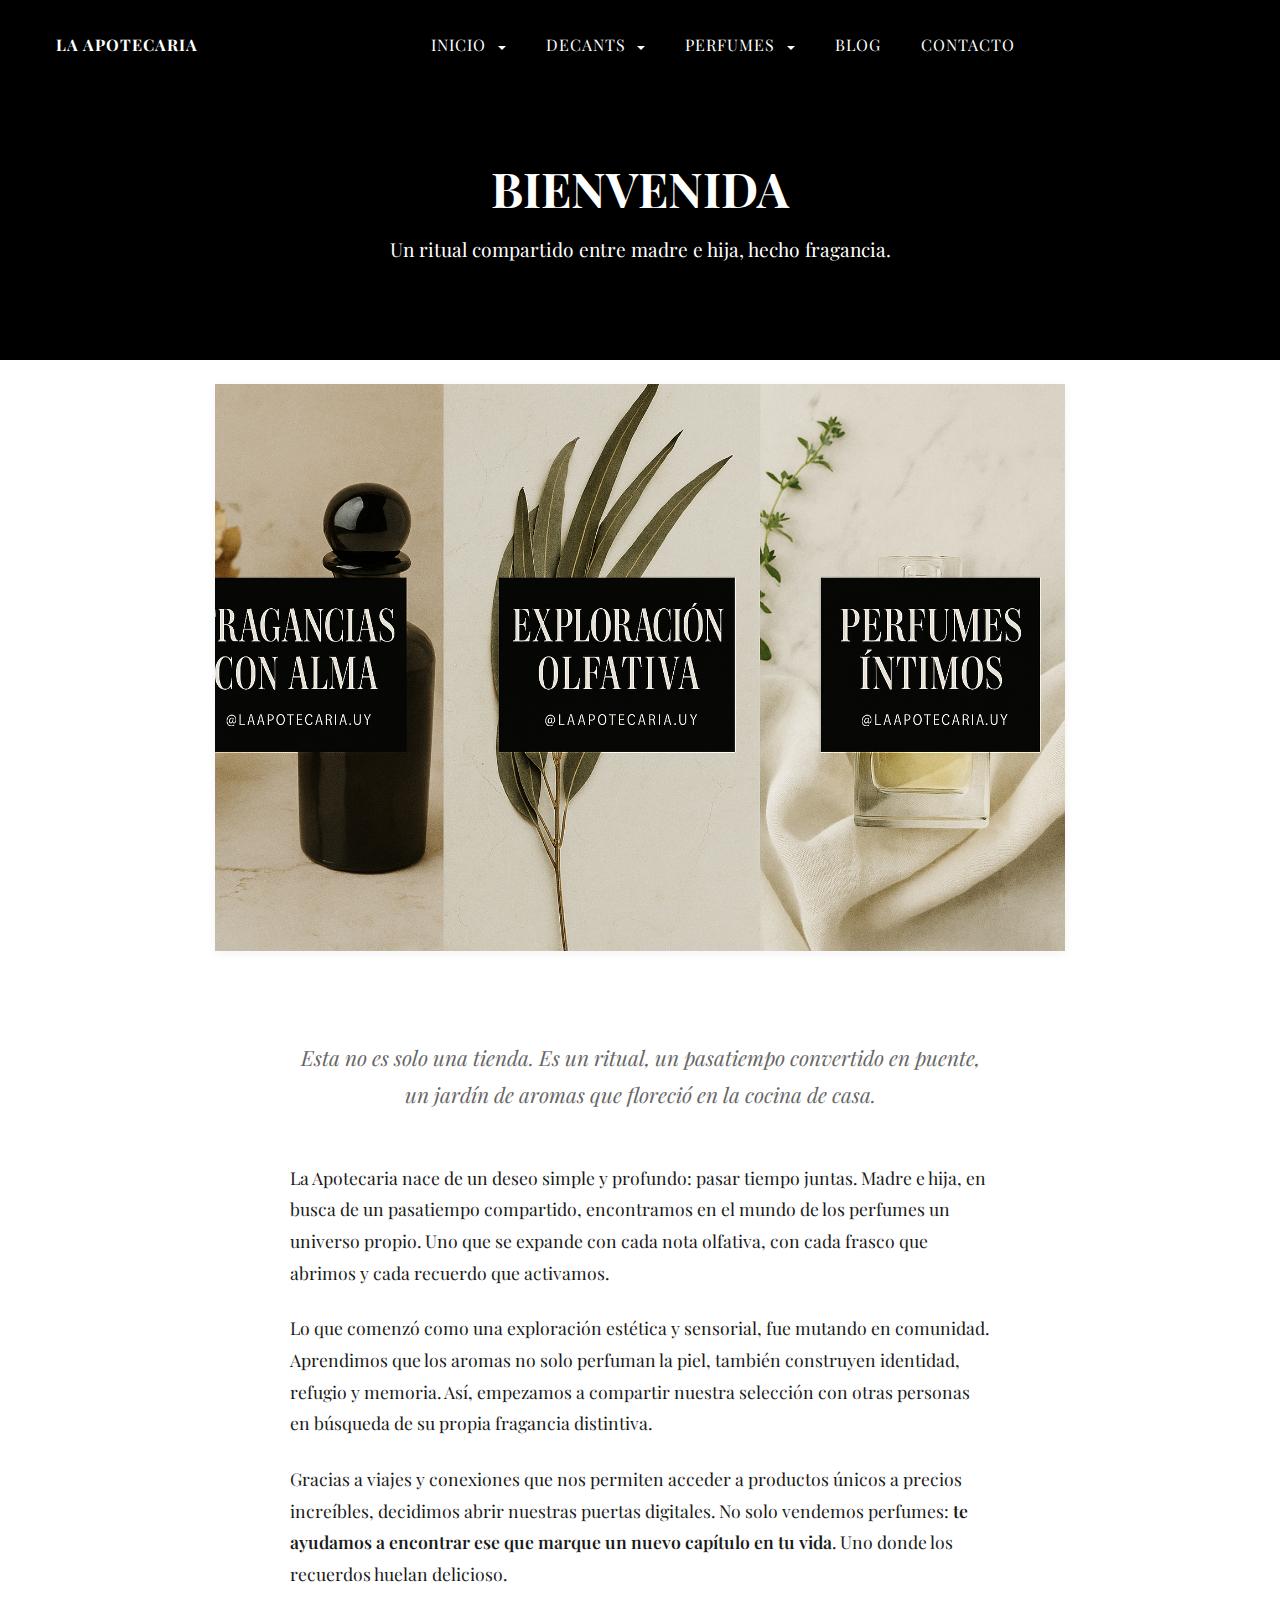
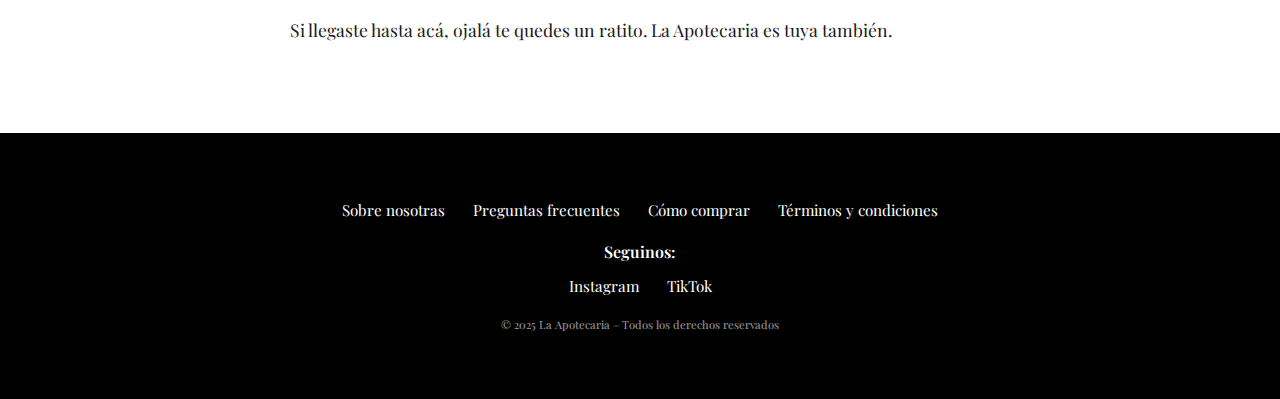
<file: bienvenida.html>
<!DOCTYPE html>
<html lang="es">
<head>
  <meta charset="UTF-8" />
  <meta name="viewport" content="width=device-width, initial-scale=1" />
  <title>Bienvenida – La Apotecaria</title>
  <link href="https://cdn.jsdelivr.net/npm/bootstrap@5.3.3/dist/css/bootstrap.min.css" rel="stylesheet" />
  <link href="https://fonts.googleapis.com/css2?family=Playfair+Display:wght@400;600&display=swap" rel="stylesheet" />
  <link rel="stylesheet" href="css/main.css" />
</head>
<body>

  <!-- NAVBAR -->
  <nav class="navbar navbar-expand-lg sticky-top">
    <div class="container justify-content-center">
      <a class="navbar-brand fw-bold" href="/index.html">La Apotecaria</a>
      <button class="navbar-toggler" type="button" data-bs-toggle="collapse" data-bs-target="#nav">
        <span class="navbar-toggler-icon"></span>
      </button>
      <div class="collapse navbar-collapse justify-content-center" id="nav">
        <ul class="navbar-nav text-center">
  
          <!-- INICIO con dropdown -->
          <li class="nav-item dropdown">
            <a class="nav-link dropdown-toggle" href="/index.html" id="navbarInicio" role="button" data-bs-toggle="dropdown" aria-expanded="false">
              Inicio
            </a>
            <ul class="dropdown-menu text-center">
              <li><a class="dropdown-item" href="/index.html#quienes-somos">Quiénes somos</a></li>
              <li><a class="dropdown-item" href="/index.html#nuevos-ingresos">Nuevos ingresos</a></li>
              <li><a class="dropdown-item" href="/index.html#nuestros-servicios">Nuestros servicios</a></li>
              <li><a class="dropdown-item" href="/index.html#testimonios">Testimonios</a></li>              
            </ul>
          </li>
  
          <!-- DECANTS con dropdown -->
          <li class="nav-item dropdown">
            <a class="nav-link dropdown-toggle" href="/decants.html" id="navbarDecants" role="button" data-bs-toggle="dropdown" aria-expanded="false">
              Decants
            </a>
            <ul class="dropdown-menu text-center">
              <li><a class="dropdown-item" href="/decants.html#individuales">Individuales</a></li>
              <li><a class="dropdown-item" href="/decants.html#packs">Packs</a></li>
              <li><a class="dropdown-item" href="/decants.html#personalizado">Personalizados</a></li>
            </ul>
          </li>
  
          <li class="nav-item dropdown">
            <a class="nav-link dropdown-toggle" href="/perfumes.html" id="navbarPerfumes" role="button" data-bs-toggle="dropdown">
              Perfumes
            </a>
            <ul class="dropdown-menu text-center">
              <li><a class="dropdown-item" href="/perfumes.html#stock">Stock</a></li>
              <li><a class="dropdown-item" href="/perfumes.html#encargo">Encargos</a></li>
              <li><a class="dropdown-item" href="/perfumes.html#pedido-especial">Pedido Especial</a></li>
            </ul>
          </li>
          <li class="nav-item"><a class="nav-link" href="/blog.html">Blog</a></li>
          <li class="nav-item"><a class="nav-link" href="/contacto.html">Contacto</a></li>
  
        </ul>
      </div>
    </div>
  </nav>

  <!-- BANNER -->
  <section class="blog-hero">
    <h1>Bienvenida</h1>
    <p>Un ritual compartido entre madre e hija, hecho fragancia.</p>
  </section>

  <section class="imagen-vogue text-center bg-white py-4">
    <img src="assets/img/banner1.png" alt="mesa con perfumes y cajas de envío" class="img-vogue">
  </section>
  


  <!-- LANDING CONTENIDO -->
  <section class="landing-welcome py-5 px-4">
    <div class="container text-center">
      <p class="intro-text mx-auto mb-5" style="max-width: 700px;">
        Esta no es solo una tienda. Es un ritual, un pasatiempo convertido en puente, un jardín de aromas que floreció en la cocina de casa.
      </p>

      <div class="text-start mx-auto" style="max-width: 700px;">
        <p>
          La Apotecaria nace de un deseo simple y profundo: pasar tiempo juntas. Madre e hija, en busca de un pasatiempo compartido, encontramos en el mundo de los perfumes un universo propio. Uno que se expande con cada nota olfativa, con cada frasco que abrimos y cada recuerdo que activamos.
        </p>

        <p>
          Lo que comenzó como una exploración estética y sensorial, fue mutando en comunidad. Aprendimos que los aromas no solo perfuman la piel, también construyen identidad, refugio y memoria. Así, empezamos a compartir nuestra selección con otras personas en búsqueda de su propia fragancia distintiva.
        </p>

        <p>
          Gracias a viajes y conexiones que nos permiten acceder a productos únicos a precios increíbles, decidimos abrir nuestras puertas digitales. No solo vendemos perfumes: <strong>te ayudamos a encontrar ese que marque un nuevo capítulo en tu vida</strong>. Uno donde los recuerdos huelan delicioso.
        </p>

        <p>
          Si llegaste hasta acá, ojalá te quedes un ratito. La Apotecaria es tuya también.
        </p>
      </div>
    </div>
  </section>

  <!-- FOOTER -->
  <footer class="footer-apotecaria">
    <div class="container">
      <div class="footer-links">
        <a href="#">Sobre nosotras</a>
        <a href="#">Preguntas frecuentes</a>
        <a href="#">Cómo comprar</a>
        <a href="#">Términos y condiciones</a>
      </div>
      <div class="footer-redes">
        <span>Seguinos:</span>
        <a href="#" target="_blank">Instagram</a>
        <a href="#" target="_blank">TikTok</a>
      </div>
      <div class="footer-copy">
        <small>&copy; 2025 La Apotecaria – Todos los derechos reservados</small>
      </div>
    </div>
  </footer>

  <script src="https://cdn.jsdelivr.net/npm/bootstrap@5.3.3/dist/js/bootstrap.bundle.min.js"></script>
  <script src="js/main.js"></script>
</body>
</html>
</file>
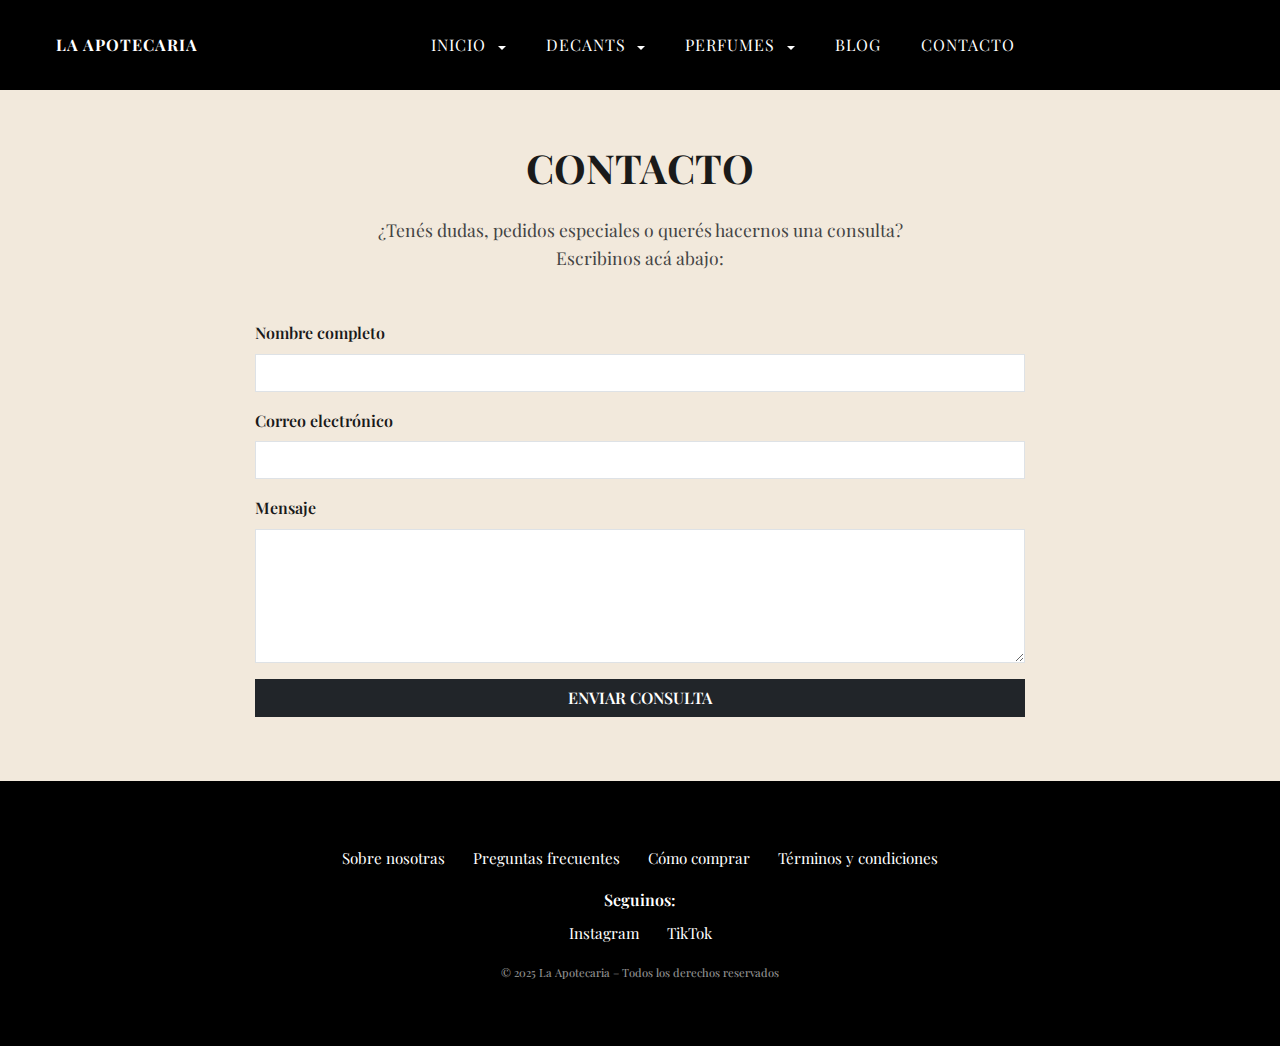
<file: contacto.html>
<!DOCTYPE html>
<html lang="es">
<head>
  <meta charset="UTF-8">
  <meta name="viewport" content="width=device-width, initial-scale=1.0">
  <title>Contacto | La Apotecaria</title>
  <link href="https://cdn.jsdelivr.net/npm/bootstrap@5.3.3/dist/css/bootstrap.min.css" rel="stylesheet">
  <link href="https://fonts.googleapis.com/css2?family=Playfair+Display:wght@400;600&display=swap" rel="stylesheet">
  <link rel="stylesheet" href="css/main.css">
</head>
<body>

  <!-- Navbar (idéntica a las otras páginas) -->
  <nav class="navbar navbar-expand-lg sticky-top">
    <div class="container justify-content-center">
      <a class="navbar-brand fw-bold" href="/index.html">La Apotecaria</a>
      <button class="navbar-toggler" type="button" data-bs-toggle="collapse" data-bs-target="#nav">
        <span class="navbar-toggler-icon"></span>
      </button>
      <div class="collapse navbar-collapse justify-content-center" id="nav">
        <ul class="navbar-nav text-center">
  
          <!-- INICIO con dropdown -->
          <li class="nav-item dropdown">
            <a class="nav-link dropdown-toggle" href="/index.html" id="navbarInicio" role="button" data-bs-toggle="dropdown" aria-expanded="false">
              Inicio
            </a>
            <ul class="dropdown-menu text-center">
              <li><a class="dropdown-item" href="/index.html#quienes-somos">Quiénes somos</a></li>
              <li><a class="dropdown-item" href="/index.html#nuevos-ingresos">Nuevos ingresos</a></li>
              <li><a class="dropdown-item" href="/index.html#nuestros-servicios">Nuestros servicios</a></li>
              <li><a class="dropdown-item" href="/index.html#testimonios">Testimonios</a></li>              
            </ul>
          </li>
  
          <!-- DECANTS con dropdown -->
          <li class="nav-item dropdown">
            <a class="nav-link dropdown-toggle" href="/decants.html" id="navbarDecants" role="button" data-bs-toggle="dropdown" aria-expanded="false">
              Decants
            </a>
            <ul class="dropdown-menu text-center">
              <li><a class="dropdown-item" href="/decants.html#individuales">Individuales</a></li>
              <li><a class="dropdown-item" href="/decants.html#packs">Packs</a></li>
              <li><a class="dropdown-item" href="/decants.html#personalizado">Personalizados</a></li>
            </ul>
          </li>
  
          <li class="nav-item dropdown">
            <a class="nav-link dropdown-toggle" href="/perfumes.html" id="navbarPerfumes" role="button" data-bs-toggle="dropdown">
              Perfumes
            </a>
            <ul class="dropdown-menu text-center">
              <li><a class="dropdown-item" href="/perfumes.html#stock">Stock</a></li>
              <li><a class="dropdown-item" href="/perfumes.html#encargo">Encargos</a></li>
              <li><a class="dropdown-item" href="/perfumes.html#pedido-especial">Pedido Especial</a></li>
            </ul>
          </li>
          <li class="nav-item"><a class="nav-link" href="/blog.html">Blog</a></li>
          <li class="nav-item"><a class="nav-link" href="/contacto.html">Contacto</a></li>
  
        </ul>
      </div>
    </div>
  </nav>

  <!-- Sección contacto -->
  <section class="contacto py-5">
    <div class="container">
      <h2 class="text-center mb-4 text-uppercase" style="font-family: 'Playfair Display', serif;">Contacto</h2>
      <p class="text-center mb-5">¿Tenés dudas, pedidos especiales o querés hacernos una consulta? Escribinos acá abajo:</p>
      <div class="row justify-content-center">
        <div class="col-md-8">
          <form>
            <div class="mb-3">
              <label for="nombre" class="form-label">Nombre completo</label>
              <input type="text" class="form-control" id="nombre" required>
            </div>
            <div class="mb-3">
              <label for="email" class="form-label">Correo electrónico</label>
              <input type="email" class="form-control" id="email" required>
            </div>
            <div class="mb-3">
              <label for="mensaje" class="form-label">Mensaje</label>
              <textarea class="form-control" id="mensaje" rows="5" required></textarea>
            </div>
            <button type="submit" class="btn btn-dark text-uppercase w-100">Enviar consulta</button>
          </form>
        </div>
      </div>
    </div>
  </section>

  <!-- Footer -->
  <footer class="footer-apotecaria">
    <div class="container">
      <div class="footer-links">
        <a href="#">Sobre nosotras</a>
        <a href="#">Preguntas frecuentes</a>
        <a href="#">Cómo comprar</a>
        <a href="#">Términos y condiciones</a>
      </div>
      <div class="footer-redes">
        <span>Seguinos:</span>
        <a href="#" target="_blank">Instagram</a>
        <a href="#" target="_blank">TikTok</a>
      </div>
      <div class="footer-copy">
        <small>&copy; 2025 La Apotecaria – Todos los derechos reservados</small>
      </div>
    </div>
  </footer>

  <button id="scrollToTop" class="scroll-top" aria-label="Volver arriba">↑</button>

  <script src="https://cdn.jsdelivr.net/npm/bootstrap@5.3.3/dist/js/bootstrap.bundle.min.js"></script>
  <script src="js/main.js"></script>
</body>
</html>
</file>
<file: css/main.css>
@import url("https://fonts.googleapis.com/css2?family=Playfair+Display:wght@400;600&display=swap");
body {
  font-family: "PT Sans", sans-serif;
  background-color: #e0d4cd;
  color: #1a1a1a;
  line-height: 1.6;
  margin: 0;
  padding: 0;
}

h1, h2, h3, h4, h5, h6 {
  font-weight: bold;
  color: #1a1a1a;
}

a {
  color: #a18c7c;
  text-decoration: none;
  transition: color 0.3s ease-in-out;
}
a:hover {
  color: #cbb1a0;
}

.container {
  max-width: 1200px;
  margin: 0 auto;
  padding: 1rem;
}

.text-center {
  text-align: center;
}

body {
  padding-top: 80px;
}

.navbar {
  background-color: #000 !important;
  font-family: "Playfair Display", serif;
  position: fixed;
  top: 0;
  left: 0;
  right: 0;
  z-index: 1050;
}
.navbar .navbar-brand,
.navbar .nav-link {
  color: #fff !important;
  font-size: 1rem;
  text-transform: uppercase;
  letter-spacing: 1px;
  margin-right: 1.5rem;
  font-size: 1rem;
  position: relative;
}
.navbar .navbar-brand:hover,
.navbar .nav-link:hover {
  color: #cbb1a0 !important;
}
.navbar .navbar-toggler {
  border: none;
  background-color: #000;
}
.navbar .navbar-toggler:focus {
  outline: none;
  box-shadow: none;
}
.navbar .navbar-toggler .navbar-toggler-icon {
  background-image: url("data:image/svg+xml,%3Csvg xmlns='http://www.w3.org/2000/svg' viewBox='0 0 30 30'%3E%3Cpath stroke='white' stroke-width='2' d='M4 7h22M4 15h22M4 23h22'/%3E%3C/svg%3E");
}
.navbar.dropdown-toggle::after {
  margin-left: 0.4rem;
}
.navbar .nav-item:last-child .nav-link {
  margin-right: 0;
}
.navbar .dropdown-toggle::after {
  margin-left: 0.4rem !important;
  vertical-align: middle !important;
  position: relative !important;
  top: 0.05rem !important;
}

.dropdown-menu {
  border-radius: 0 !important;
}

.dropdown-item {
  border-radius: 0 !important;
}

.banner-slide {
  position: relative;
  height: 70vh;
  width: 100%;
  background-size: cover;
  background-position: center;
  display: flex;
  align-items: center;
  justify-content: flex-end;
}
.banner-slide .banner-overlay {
  background-color: #000;
  color: #fff !important;
  padding: 2rem;
  width: 40% !important;
  height: 100%;
  display: flex;
  flex-direction: column;
  justify-content: center;
  align-items: center;
  text-align: center;
  font-family: "Playfair Display", serif;
  clip-path: polygon(10% 0, 100% 0, 100% 100%, 0 100%);
  transition: all 0.4s ease-in-out;
  animation: fadeInUp 0.8s ease forwards;
}
.banner-slide .banner-overlay h2 {
  text-transform: uppercase;
  color: #fff;
  margin-bottom: 0.5rem;
  font-size: 3rem;
}
.banner-slide .banner-overlay p {
  text-transform: lowercase;
  color: #fff;
  font-size: 2rem;
}
.banner-slide .banner-overlay a.btn {
  background-color: #fff;
  color: #000;
  border: none;
  font-size: 0.9rem;
  font-weight: bold;
  padding: 0.5rem 1.2rem;
  border-radius: 0;
  transition: 0.3s;
}
.banner-slide .banner-overlay a.btn:hover {
  background-color: #cbb1a0;
  color: #000;
}
@keyframes fadeInUp {
  from {
    opacity: 0;
    transform: translateY(30px);
  }
  to {
    opacity: 1;
    transform: translateY(0);
  }
}

.carousel-indicators {
  bottom: 1rem;
}
.carousel-indicators button {
  width: 30px;
  height: 3px;
  background-color: #fff;
  opacity: 0.5;
  border: none;
  margin: 0 6px;
  transition: all 0.3s ease;
  border-radius: 0;
  width: 40px;
  height: 2px;
  bottom: 2rem;
}
.carousel-indicators .active {
  opacity: 1;
  background-color: #cbb1a0;
}

#quienes-somos,
#nuevos-ingresos,
#nuestros-servicios,
#testimonios {
  scroll-margin-top: 2rem;
}

.seccion-mision {
  height: 40vh;
  background-color: #f6e8e4;
  color: #1a1a1a;
  font-family: "Playfair Display", serif;
  display: flex;
  align-items: center;
  justify-content: center;
}
.seccion-mision .mision-layout {
  display: flex;
  align-items: center;
  justify-content: center;
  max-width: 1200px;
}
.seccion-mision .decoracion {
  width: 150px;
  max-height: 100%;
  object-fit: contain;
  opacity: 0.3;
}
.seccion-mision .texto {
  max-width: 600px;
  text-align: center;
  z-index: 1;
}
.seccion-mision .texto h2 {
  font-size: 2.5rem;
  text-transform: uppercase;
  margin-bottom: 2rem;
  letter-spacing: 1px;
}
.seccion-mision .texto p {
  font-size: 1.2rem;
  line-height: 1.8;
}

.seccion-nuevos {
  background-color: #fefefe;
  padding: 4rem 2rem;
}
.seccion-nuevos h2 {
  font-family: "Playfair Display", serif;
  font-size: 2.5rem;
  text-transform: uppercase;
  margin-bottom: 3rem;
}
.seccion-nuevos .nuevos-carrusel {
  display: flex;
  gap: 2rem;
  justify-content: center;
  flex-wrap: wrap;
}
.seccion-nuevos .card-perfume {
  background-color: #fff;
  border: 1px solid #ddd;
  border-radius: 0;
  padding: 1rem;
  width: 200px;
  text-align: center;
  font-family: "Playfair Display", serif;
  cursor: pointer;
  transition: transform 0.3s ease, box-shadow 0.3s ease;
  box-shadow: 0 0 0 transparent;
}
.seccion-nuevos .card-perfume:hover {
  transform: translateY(-5px);
  box-shadow: 0 8px 20px rgba(0, 0, 0, 0.08);
}
.seccion-nuevos .card-perfume img {
  width: 100%;
  height: auto;
  margin-bottom: 1rem;
  border-radius: 0;
  object-fit: cover;
}
.seccion-nuevos .card-perfume .nombre {
  font-weight: 600;
  font-size: 1rem;
  text-transform: uppercase;
}
.seccion-nuevos .card-perfume .desc {
  font-size: 0.9rem;
  opacity: 0.7;
  margin-top: 0.5rem;
}
.seccion-nuevos .btn-solicitar {
  background-color: #000;
  color: #fff;
  border: none;
  padding: 0.75rem 2rem;
  margin: 4rem 2rem 6rem;
  font-family: "Playfair Display", serif;
  font-size: 1rem;
  text-transform: uppercase;
  letter-spacing: 1px;
  transition: background 0.3s ease;
}
.seccion-nuevos .btn-solicitar:hover {
  background-color: #333;
}

.seccion-servicios {
  background-color: #f2e9dc !important;
  color: #1a1a1a;
  padding: 4rem 2rem;
}
.seccion-servicios h2 {
  font-family: "Playfair Display", serif;
  font-size: 2.5rem;
  margin-bottom: 3rem;
  text-transform: uppercase;
  letter-spacing: 1px;
}
.seccion-servicios .servicios-grid {
  display: flex;
  justify-content: center;
  gap: 3rem;
  flex-wrap: wrap;
}
.seccion-servicios .servicio {
  max-width: 250px;
  display: flex;
  flex-direction: column;
  align-items: center;
}
.seccion-servicios .servicio img {
  width: 100%;
  height: auto;
  margin-bottom: 1rem;
}
.seccion-servicios .servicio p {
  font-family: "Playfair Display", serif;
  font-size: 1.1rem;
  line-height: 1.5;
  text-align: center;
}

.no-interaction {
  pointer-events: none;
  user-select: none;
  -webkit-user-drag: none;
}

.seccion-testimonios-carousel {
  background-color: #fff;
  padding: 4rem 2rem 10rem;
  font-family: "Playfair Display", serif;
  position: relative;
}
.seccion-testimonios-carousel h2 {
  font-size: 2.5rem;
  text-transform: uppercase;
  margin-bottom: 3rem;
}
.seccion-testimonios-carousel .carousel-wrapper {
  display: flex;
  align-items: center;
  justify-content: center;
  position: relative;
}
.seccion-testimonios-carousel .arrow {
  background: none;
  border: none;
  font-size: 2.5rem;
  cursor: pointer;
  color: #000;
  padding: 0 1rem;
  z-index: 2;
}
.seccion-testimonios-carousel .arrow:hover {
  color: #cbb1a0;
}
.seccion-testimonios-carousel .carousel-track {
  display: flex;
  overflow-x: hidden;
  scroll-behavior: smooth;
  max-width: 80%;
  gap: 2rem;
}
.seccion-testimonios-carousel .testimonio-item {
  flex: 0 0 100%;
  max-width: 600px;
  text-align: center;
  padding: 1.5rem;
  font-style: italic;
  font-size: 1.2rem;
  border: 1px solid #ddd;
}
.seccion-testimonios-carousel .testimonio-item p {
  margin-bottom: 0.5rem;
}
.seccion-testimonios-carousel .testimonio-item span {
  display: block;
  font-size: 0.95rem;
  color: #666;
}
@media (max-width: 768px) {
  .seccion-testimonios-carousel .carousel-track {
    max-width: 100%;
  }
  .seccion-testimonios-carousel .testimonio-item {
    font-size: 1rem;
  }
  .seccion-testimonios-carousel .arrow {
    font-size: 2rem;
  }
}

.footer-apotecaria {
  background-color: #000;
  color: #fff;
  padding: 3rem 2rem;
  font-family: "Playfair Display", serif;
  text-align: center;
}
.footer-apotecaria a {
  color: #fff;
  text-decoration: none;
  margin: 0 0.75rem;
  font-size: 0.95rem;
  transition: color 0.3s ease;
}
.footer-apotecaria a:hover {
  color: #cbb1a0;
}
.footer-apotecaria .footer-links,
.footer-apotecaria .footer-redes {
  margin-bottom: 1rem;
}
.footer-apotecaria .footer-redes span {
  display: block;
  margin-bottom: 0.5rem;
  font-weight: 600;
}
.footer-apotecaria .footer-copy {
  margin-top: 1rem;
  font-size: 0.8rem;
  opacity: 0.6;
}

.scroll-top {
  position: fixed;
  bottom: 2rem;
  right: 2rem;
  width: 48px;
  height: 48px;
  background-color: #000;
  color: #fff;
  font-size: 1.5rem;
  border: none;
  border-radius: 0%;
  cursor: pointer;
  font-family: "Playfair Display", serif;
  z-index: 999;
  opacity: 0;
  visibility: hidden;
  transition: all 0.3s ease;
  display: flex;
  align-items: center;
  justify-content: center;
}
.scroll-top:hover {
  background-color: #cbb1a0;
  color: #000;
}

@media (max-width: 768px) {
  .banner-slide {
    flex-direction: column;
    justify-content: flex-start;
    align-items: center;
    height: 40vh;
    background-size: contain;
    background-repeat: no-repeat;
    background-position: top center;
    background-color: #000;
    position: relative;
  }
  .banner-slide .banner-overlay {
    position: absolute;
    bottom: 0;
    left: 0;
    right: 0;
    width: 100% !important;
    height: auto;
    padding: 1.5rem;
    clip-path: none;
    text-align: center;
  }
  .banner-slide .banner-overlay h2 {
    font-size: 1.5rem;
  }
  .banner-slide .banner-overlay p {
    font-size: 1rem;
  }
  .banner-slide .banner-overlay {
    padding-bottom: 3rem;
  }
  .seccion-mision {
    height: auto;
    padding: 3rem 1rem;
  }
  .seccion-mision .decoracion-hoja,
  .seccion-mision .decoracion-rosa {
    display: none;
  }
  .seccion-mision .mision-layout {
    flex-direction: column;
    gap: 1.5rem;
  }
  .seccion-mision .decoracion {
    width: 100px;
  }
  .seccion-mision .texto h2 {
    font-size: 2rem;
  }
  .seccion-mision .texto p {
    font-size: 1rem;
  }
  .seccion-servicios .servicios-grid {
    flex-direction: row;
    flex-wrap: wrap;
    justify-content: center;
    gap: 1rem;
  }
  .seccion-servicios .servicio {
    flex: 1 1 30%;
    max-width: 200px;
    text-align: center;
  }
  .seccion-servicios .servicio img {
    width: 100%;
    margin-bottom: 0.5rem;
  }
  .seccion-servicios .servicio p {
    font-size: 0.95rem;
  }
  .seccion-testimonios h2 {
    font-size: 2rem;
  }
  .seccion-testimonios .testimonios-grid {
    flex-direction: column;
    gap: 2rem;
    align-items: center;
  }
  .seccion-testimonios .testimonio {
    font-size: 1rem;
  }
  .footer-apotecaria a {
    display: inline-block;
    margin: 0.5rem 0.5rem;
  }
  .footer-apotecaria .footer-redes span {
    margin-bottom: 0.3rem;
  }
}
.hero {
  background: url("../assets/img/bg-hero.jpg") no-repeat center center/cover;
  color: #1a1a1a;
  height: 100vh;
  text-shadow: 1px 1px 2px rgba(255, 255, 255, 0.6);
}
.hero h1 {
  font-size: 4rem;
}
.hero .btn {
  border-radius: 0rem;
  padding: 0.75rem 1.5rem;
}

.fondo-beige {
  background-color: #f2e9dc !important;
}

.seccion-decants {
  padding: 6rem 2rem;
}
.seccion-decants h2 {
  font-family: "Playfair Display", serif;
  font-size: 2.5rem;
  text-transform: uppercase;
}
.seccion-decants .grid-decants {
  display: grid;
  grid-template-columns: repeat(auto-fit, minmax(180px, 1fr));
  gap: 2rem;
  justify-items: center;
}
.seccion-decants .card-decant {
  background-color: #fff;
  border: 1px solid #ddd;
  border-radius: 0px;
  padding: 1rem;
  width: 200px;
  text-align: center;
  font-family: "Playfair Display", serif;
}
.seccion-decants .card-decant img {
  width: 100%;
  height: auto;
  margin-bottom: 1rem;
  border-radius: 0px;
}
.seccion-decants .card-decant h3 {
  font-size: 1.1rem;
  margin-bottom: 0.5rem;
}
.seccion-decants .card-decant p {
  font-size: 0.9rem;
  margin-bottom: 0.5rem;
}
.seccion-decants .card-decant small {
  font-size: 0.8rem;
  color: #666;
}

#individuales {
  padding-top: 6rem;
  scroll-margin-top: 2rem;
}

#packs,
#personalizado {
  scroll-margin-top: 2rem;
}

#stock,
#encargo,
#pedido-especial {
  scroll-margin-top: 2rem;
}

.seccion-packs {
  background-color: #f2e9dc !important;
  padding: 6rem 2rem;
}
.seccion-packs .titulo-packs {
  font-family: "Playfair Display", serif;
  font-size: 2.5rem;
  margin-bottom: 3rem;
  text-transform: uppercase;
  letter-spacing: 1px;
  text-align: center;
}
.seccion-packs .packs-grid {
  display: grid;
  grid-template-columns: repeat(auto-fit, minmax(220px, 1fr));
  gap: 2rem;
  justify-items: center;
}
.seccion-packs .pack-card {
  width: 100%;
  max-width: 300px;
  aspect-ratio: 1/1;
  position: relative;
  cursor: pointer;
  overflow: hidden;
  border: 1px solid #ccc;
}
.seccion-packs .pack-card img {
  width: 100%;
  height: 100%;
  object-fit: cover;
}
.seccion-packs .pack-card .pack-title {
  position: absolute;
  bottom: 0;
  width: 100%;
  background-color: rgb(0, 0, 0);
  color: white;
  font-family: "Playfair Display", serif;
  font-size: 1.2rem;
  padding: 0.5rem;
  text-transform: uppercase;
}

.modal-content {
  border-radius: 0 !important;
  font-family: "Playfair Display", serif;
}

.modal-title {
  font-size: 1.6rem;
  font-weight: 600;
  text-transform: uppercase;
  letter-spacing: 1px;
}

.modal-body {
  font-size: 1.1rem;
  line-height: 1.7;
}

.seccion-arma-pack {
  background-color: #fff;
  padding: 6rem 2rem;
  text-align: center;
}
.seccion-arma-pack h2 {
  font-family: "Playfair Display", serif;
  font-size: 2.5rem;
  margin-bottom: 2rem;
  text-transform: uppercase;
  letter-spacing: 1px;
}
.seccion-arma-pack p {
  font-family: "Playfair Display", serif;
  font-size: 1.2rem;
  max-width: 700px;
  margin: 0 auto 2rem;
  line-height: 1.7;
}
.seccion-arma-pack .btn-solicitar {
  background-color: #000;
  color: #fff;
  border: none;
  padding: 0.75rem 2rem;
  font-family: "Playfair Display", serif;
  font-size: 1rem;
  text-transform: uppercase;
  letter-spacing: 1px;
  transition: background 0.3s ease;
}
.seccion-arma-pack .btn-solicitar:hover {
  background-color: #333;
}

.banner-slide {
  position: relative;
  height: 70vh;
  background-size: cover;
  background-position: center;
  display: flex;
  align-items: center;
  justify-content: flex-end;
}

.banner-overlay {
  background-color: #000;
  color: #fff;
  padding: 2rem;
  width: 40%;
  height: 100%;
  display: flex;
  flex-direction: column;
  justify-content: center;
  align-items: center;
  text-align: center;
  font-family: "Playfair Display", serif;
  clip-path: polygon(10% 0, 100% 0, 100% 100%, 0 100%);
}

.seccion-perfumes {
  padding: 6rem 2rem;
  background-color: #fff;
}

.seccion-perfumes h2 {
  font-family: "Playfair Display", serif;
  font-size: 2.5rem;
  text-transform: uppercase;
}

.perfumes-grid {
  display: grid;
  grid-template-columns: repeat(auto-fit, minmax(250px, 1fr));
  gap: 2rem;
}

.perfume-card {
  border: 1px solid #ccc;
  padding: 1rem;
  text-align: center;
  font-family: "Playfair Display", serif;
  background-color: #fff;
  transition: transform 0.3s ease, box-shadow 0.3s ease;
  box-shadow: 0 0 0 transparent;
}

.perfume-card:hover {
  transform: translateY(-5px);
  box-shadow: 0 8px 20px rgba(0, 0, 0, 0.1);
}

.perfume-card img {
  width: 100%;
  height: auto;
  object-fit: cover;
  margin-bottom: 1rem;
  border-radius: 6px;
}

.perfume-card h3 {
  font-size: 1.3rem;
  margin-bottom: 0.5rem;
}

.perfume-card p {
  font-size: 1rem;
  color: #555;
}

.espaciado-estandar {
  padding: 6rem 2rem;
}
.espaciado-estandar h2 {
  margin-bottom: 2rem;
}

.seccion-perfumes#stock {
  background-color: #f6e8e4;
}

.grid-decants {
  display: grid;
  grid-template-columns: repeat(auto-fit, minmax(180px, 1fr));
  gap: 2rem;
  padding: 3rem 2rem 6rem;
  justify-items: center;
}

.card-decant {
  background-color: #fff;
  border: 1px solid #ddd;
  border-radius: 0px;
  padding: 1rem;
  width: 200px;
  text-align: center;
  font-family: "Playfair Display", serif;
  transition: transform 0.3s ease, box-shadow 0.3s ease;
  box-shadow: 0 0 0 transparent;
}
.card-decant:hover {
  transform: translateY(-5px);
  box-shadow: 0 8px 20px rgba(0, 0, 0, 0.1);
}
.card-decant img {
  width: 100%;
  height: auto;
  margin-bottom: 1rem;
  border-radius: 0px;
  object-fit: cover;
}
.card-decant h3 {
  font-size: 1.1rem;
  margin-bottom: 0.5rem;
  text-transform: uppercase;
}
.card-decant p {
  font-size: 0.9rem;
  margin-bottom: 0.5rem;
}

.blog-hero {
  background-color: #000;
  background-size: cover;
  background-position: center;
  color: #fff !important;
  padding: 5rem 1rem;
  text-align: center;
  font-family: "Playfair Display", serif;
}
.blog-hero h1 {
  font-size: 3rem;
  text-transform: uppercase;
  margin-bottom: 1rem;
  color: #fff;
}
.blog-hero p {
  font-size: 1.2rem;
  font-weight: 300;
  color: #fff;
}

.blog-section {
  background-color: #fff;
  padding: 6rem 2rem;
}
.blog-section h2 {
  font-family: "Playfair Display", serif;
  font-size: 2.5rem;
  margin-bottom: 2rem;
  text-transform: uppercase;
  text-align: center;
}
.blog-section .blog-post {
  font-family: "Playfair Display", serif;
  background-color: #fdfdfd;
  border: 1px solid #ddd;
  padding: 1rem;
  transition: all 0.3s ease;
}
.blog-section .blog-post img {
  border-radius: 0;
}
.blog-section .blog-post h3 {
  font-size: 1.4rem;
  margin-bottom: 0.5rem;
}
.blog-section .blog-post p {
  font-size: 1rem;
  color: #555;
}
.blog-section .blog-post .btn {
  border-radius: 0;
  background-color: #000;
  color: #fff;
  font-weight: 600;
  letter-spacing: 0.5px;
  font-family: "Playfair Display", serif;
}
.blog-section .blog-post:hover {
  box-shadow: 0 8px 20px rgba(0, 0, 0, 0.08);
  transform: translateY(-4px);
}

.contacto {
  min-height: calc(100vh - 200px);
  padding: 6rem 2rem;
  font-family: "Playfair Display", serif;
  background-color: #f2e9dc;
}
.contacto h2 {
  font-size: 2.5rem;
  margin-bottom: 1rem;
}
.contacto p {
  font-size: 1.1rem;
  color: #444;
  max-width: 600px;
  margin: 0 auto 2rem;
}
.contacto form .form-label {
  font-weight: 600;
}
.contacto form .form-control {
  border-radius: 0;
  font-family: "Playfair Display", serif;
}
.contacto form .btn {
  border-radius: 0;
  font-weight: 600;
  text-transform: uppercase;
}

@media (max-width: 768px) {
  .banner-slide {
    flex-direction: column;
    justify-content: flex-start;
    align-items: center;
    height: 40vh;
    background-size: contain;
    background-repeat: no-repeat;
    background-position: top center;
  }
  .banner-overlay {
    position: absolute;
    bottom: 0;
    left: 0;
    right: 0;
    width: 100%;
    height: auto;
    padding: 1.5rem;
    clip-path: none;
  }
  .banner-overlay p {
    max-width: 400px;
    margin: 0 auto;
  }
  .blog-hero h1 {
    font-size: 2rem;
  }
  .blog-hero p {
    font-size: 1rem;
  }
  .blog-section {
    padding: 3rem 1rem;
  }
  .blog-section .blog-post {
    text-align: center;
  }
}
.imagen-vogue {
  background-color: #fff;
}
.imagen-vogue .img-vogue {
  max-width: 90%;
  width: 100%;
  max-width: 850px;
  height: auto;
  object-fit: cover;
  margin: 0 auto;
  display: block;
  box-shadow: 0 2px 10px rgba(0, 0, 0, 0.05);
}

.landing-welcome {
  background-color: #fff;
  font-family: "Playfair Display", serif;
  color: #1a1a1a;
}
.landing-welcome h1 {
  font-size: 2.8rem;
  text-transform: uppercase;
  margin-bottom: 1rem;
}
.landing-welcome .intro-text {
  font-size: 1.3rem;
  font-style: italic;
  color: #666;
}
.landing-welcome p {
  font-size: 1.1rem;
  line-height: 1.8;
  margin-bottom: 1.5rem;
}
.landing-welcome strong {
  font-weight: 600;
}

/*# sourceMappingURL=main.css.map */
</file>
